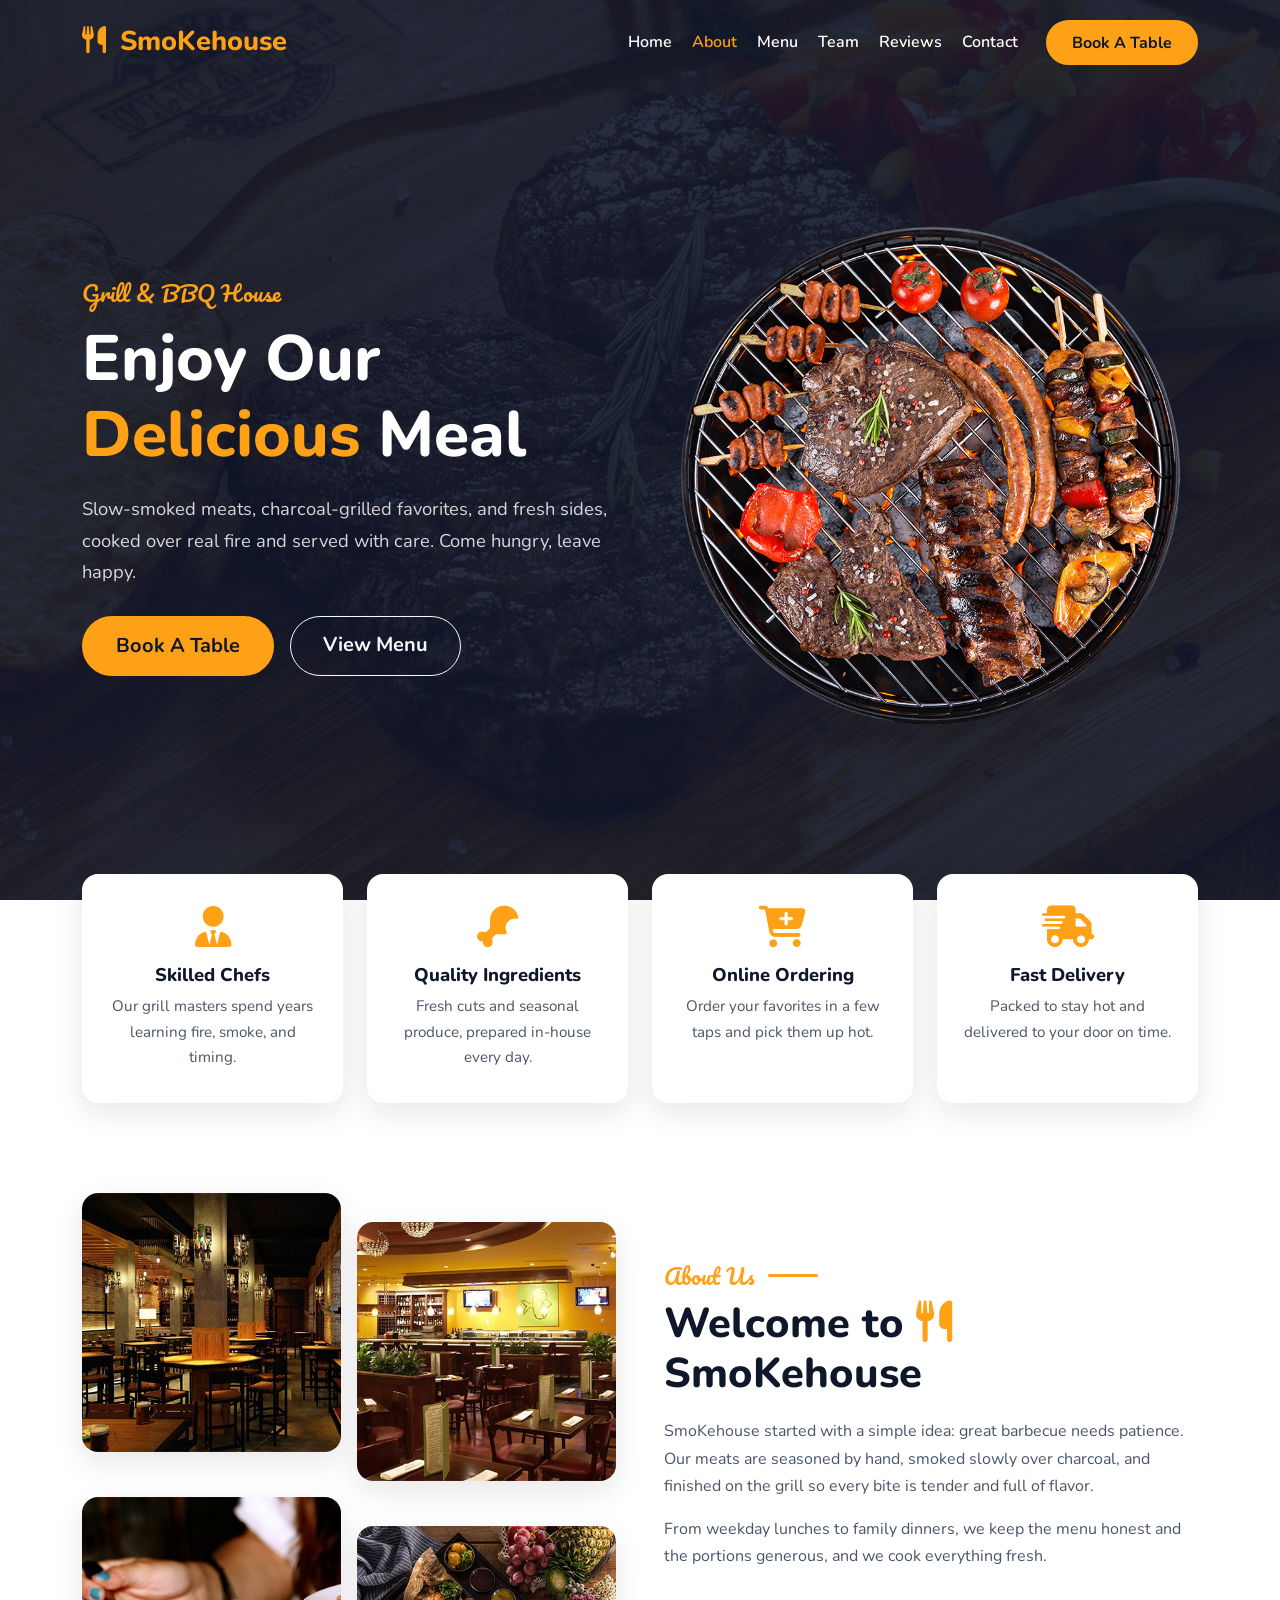
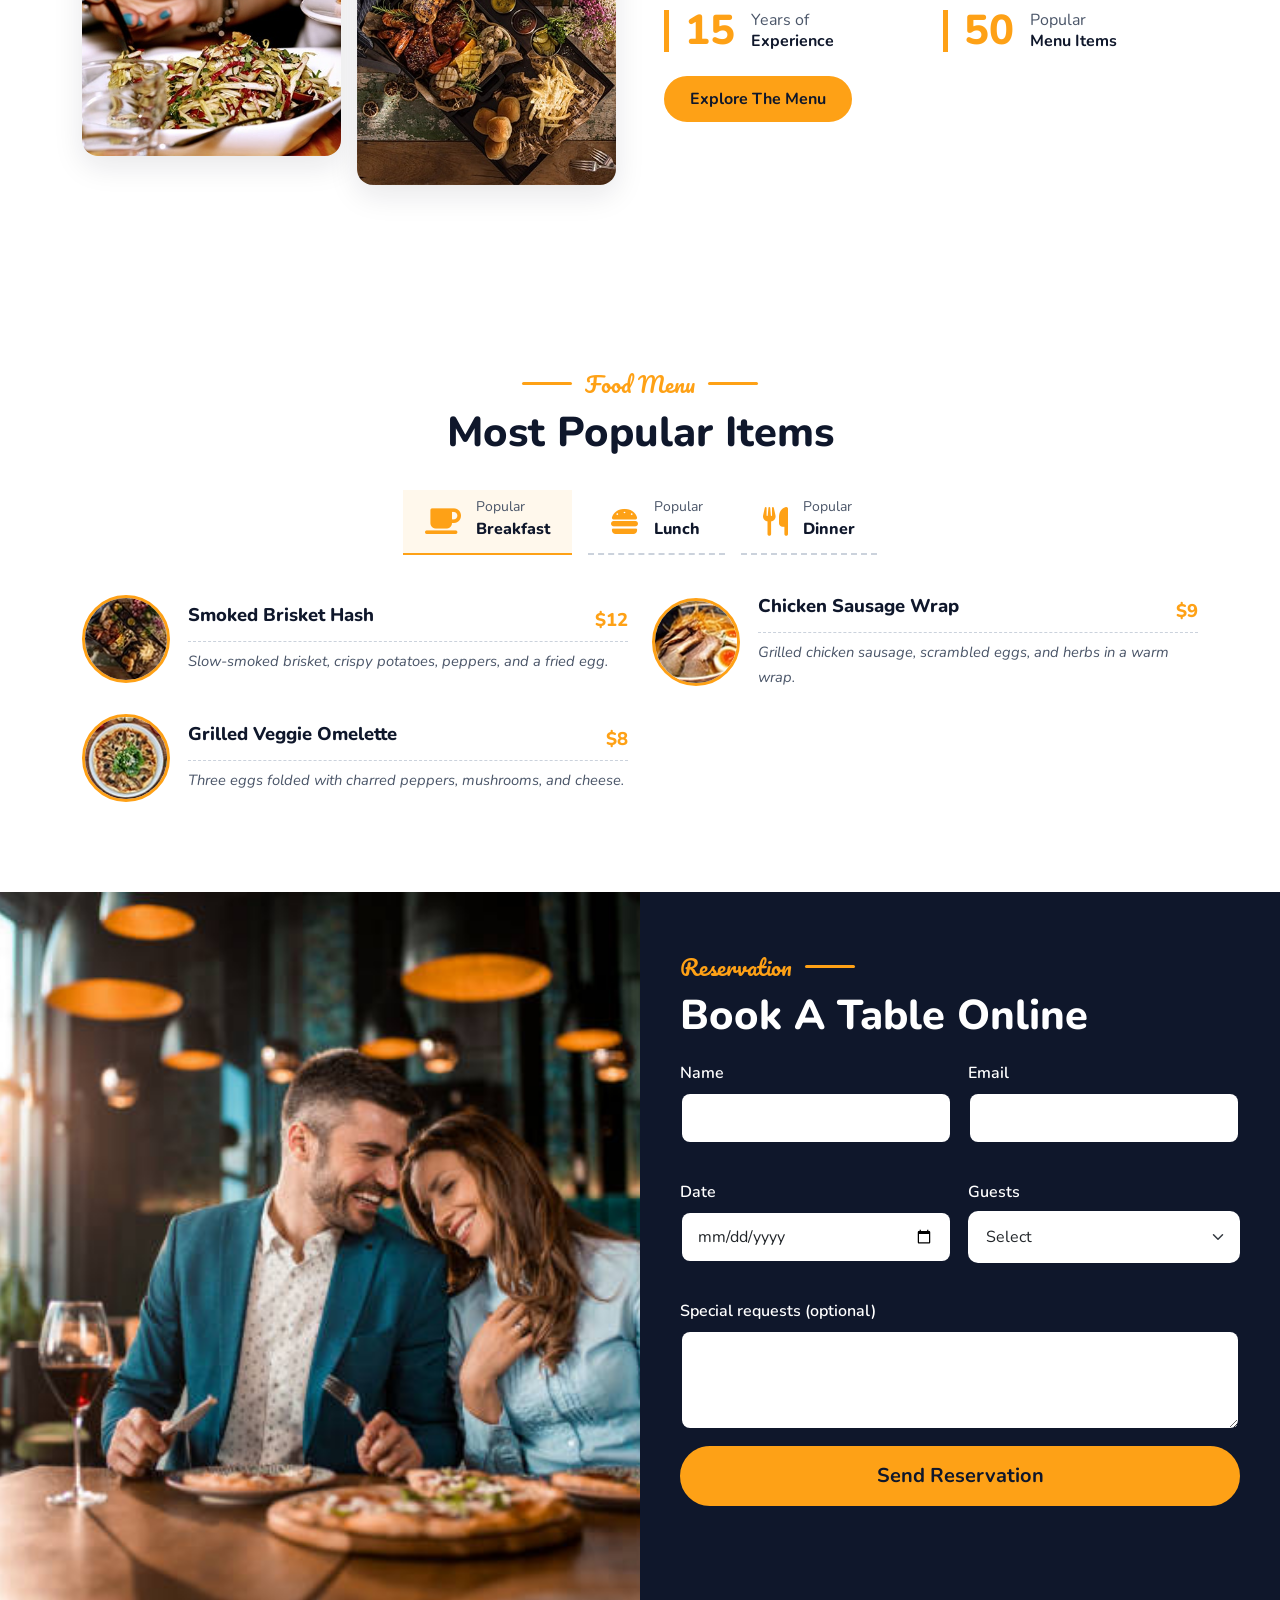
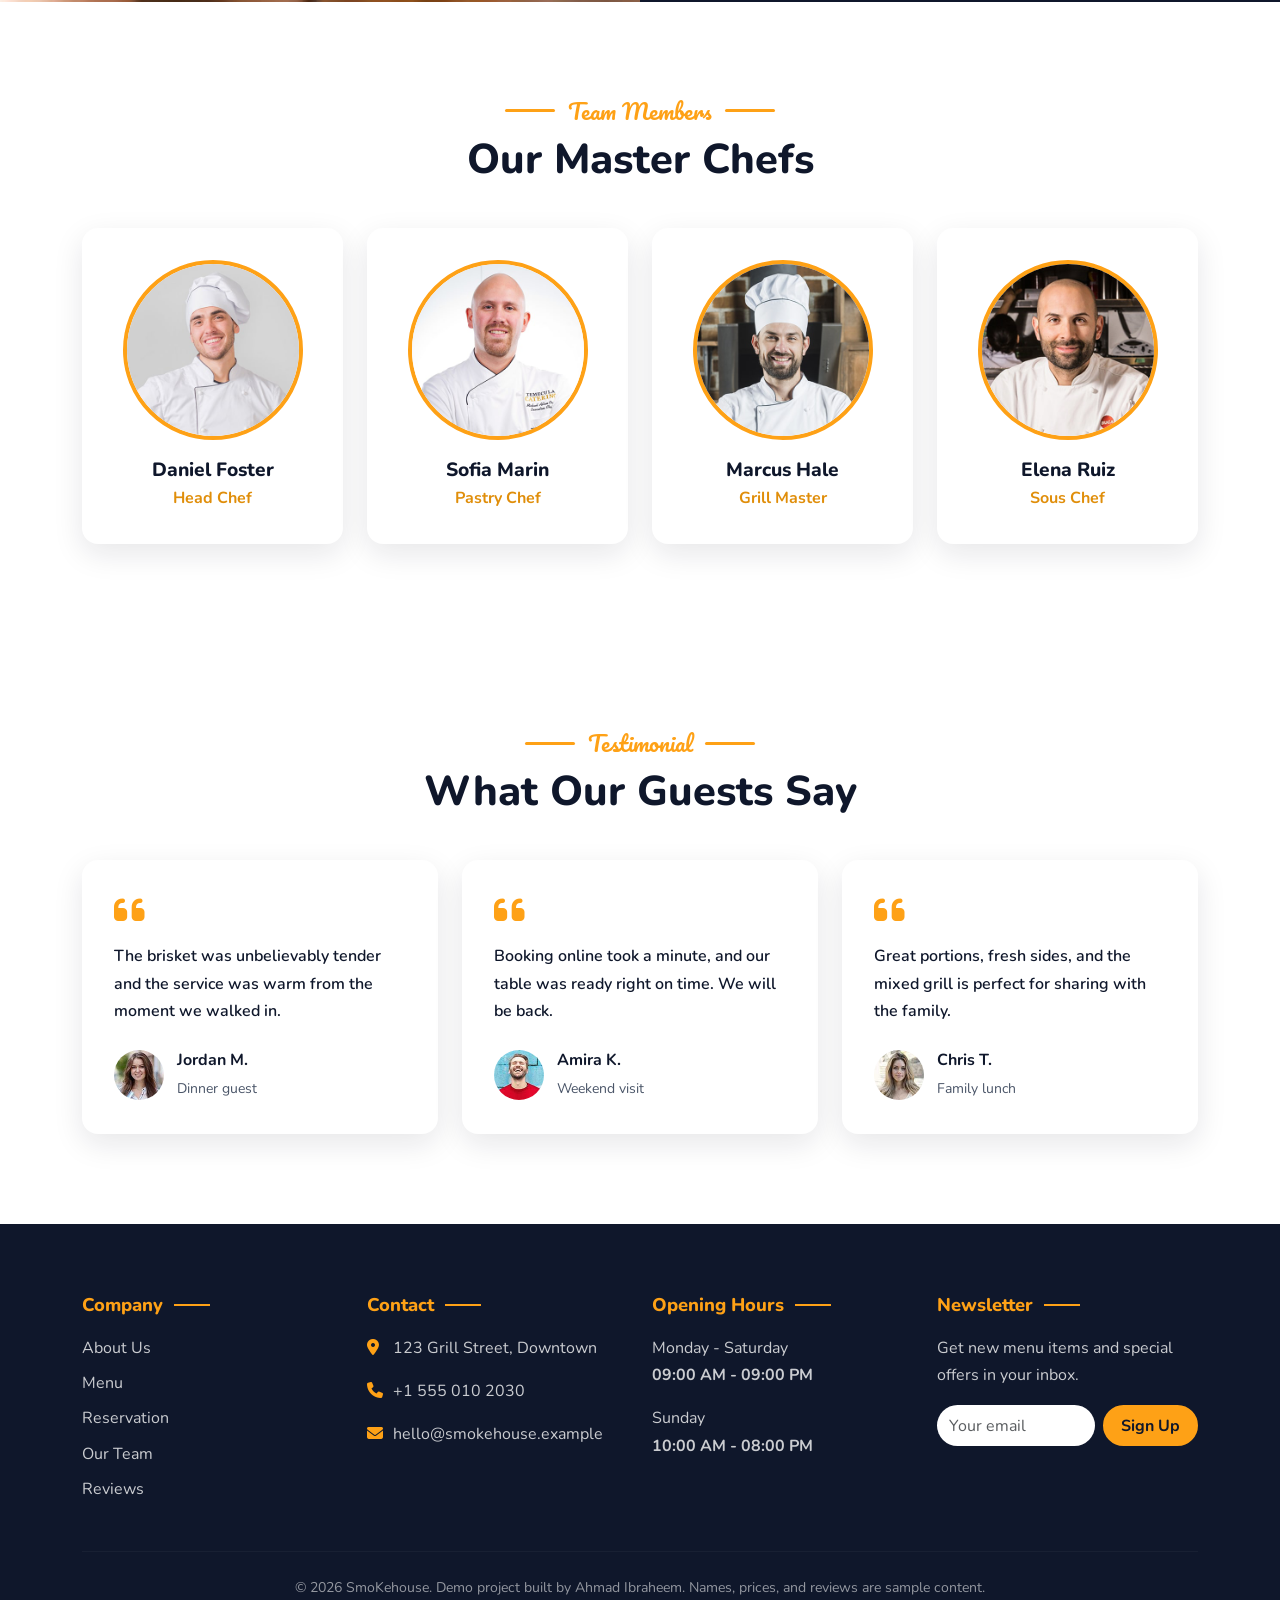
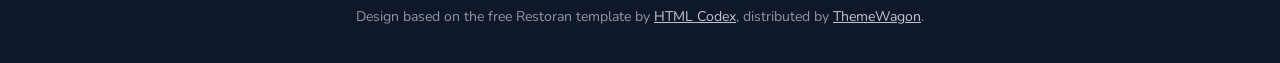
<file: index.html>
<!DOCTYPE html>
<html lang="en">

<head>
  <meta charset="UTF-8">
  <meta name="viewport" content="width=device-width, initial-scale=1">
  <title>SmoKehouse | Grill &amp; BBQ Restaurant</title>
  <meta name="description" content="SmoKehouse is a grill and BBQ restaurant serving slow-smoked meats, fresh sides, and charcoal-grilled favorites. Book a table online.">
  <meta name="theme-color" content="#0f172b">
  <link rel="icon" href="data:image/svg+xml,<svg xmlns='http://www.w3.org/2000/svg' viewBox='0 0 100 100'><text y='.9em' font-size='90'>🔥</text></svg>">

  <link rel="stylesheet" href="https://cdnjs.cloudflare.com/ajax/libs/font-awesome/6.7.2/css/all.min.css"
    integrity="sha512-Evv84Mr4kqVGRNSgIGL/F/aIDqQb7xQ2vcrdIwxfjThSH8CSR7PBEakCr51Ck+w+/U6swU2Im1vVX0SVk9ABhg=="
    crossorigin="anonymous" referrerpolicy="no-referrer" />
  <link href="https://cdn.jsdelivr.net/npm/bootstrap@5.3.5/dist/css/bootstrap.min.css" rel="stylesheet"
    integrity="sha384-SgOJa3DmI69IUzQ2PVdRZhwQ+dy64/BUtbMJw1MZ8t5HZApcHrRKUc4W0kG879m7" crossorigin="anonymous">

  <link rel="preconnect" href="https://fonts.googleapis.com">
  <link rel="preconnect" href="https://fonts.gstatic.com" crossorigin>
  <link href="https://fonts.googleapis.com/css2?family=Nunito:wght@400;600;700;800&family=Pacifico&display=swap"
    rel="stylesheet">

  <link rel="stylesheet" href="./style.css">
</head>

<body data-bs-spy="scroll" data-bs-target="#mainNav" data-bs-offset="100" tabindex="0">
  <a class="skip-link" href="#main">Skip to content</a>

  <!-- ============ NAVBAR ============ -->
  <nav id="mainNav" class="navbar fixed-top navbar-expand-lg site-nav" aria-label="Main navigation">
    <div class="container">
      <a class="navbar-brand brand" href="#home">
        <i class="fa-solid fa-utensils" aria-hidden="true"></i> SmoKehouse
      </a>
      <button class="navbar-toggler" type="button" data-bs-toggle="collapse" data-bs-target="#navbarNav"
        aria-controls="navbarNav" aria-expanded="false" aria-label="Toggle navigation">
        <span class="navbar-toggler-icon"></span>
      </button>
      <div class="collapse navbar-collapse justify-content-end" id="navbarNav">
        <ul class="navbar-nav align-items-lg-center gap-lg-1">
          <li class="nav-item"><a class="nav-link" href="#home">Home</a></li>
          <li class="nav-item"><a class="nav-link" href="#about">About</a></li>
          <li class="nav-item"><a class="nav-link" href="#menu">Menu</a></li>
          <li class="nav-item"><a class="nav-link" href="#team">Team</a></li>
          <li class="nav-item"><a class="nav-link" href="#reviews">Reviews</a></li>
          <li class="nav-item"><a class="nav-link" href="#contact">Contact</a></li>
          <li class="nav-item ms-lg-3 mt-2 mt-lg-0">
            <a class="btn btn-accent" href="#reservation">Book A Table</a>
          </li>
        </ul>
      </div>
    </div>
  </nav>

  <main id="main">

    <!-- ============ HERO ============ -->
    <header id="home" class="hero">
      <div class="container">
        <div class="row align-items-center g-5">
          <div class="col-lg-6 order-2 order-lg-1 text-center text-lg-start">
            <p class="eyebrow">Grill &amp; BBQ House</p>
            <h1 class="hero-title">Enjoy Our <span>Delicious</span> Meal</h1>
            <p class="hero-text">
              Slow-smoked meats, charcoal-grilled favorites, and fresh sides, cooked over real fire
              and served with care. Come hungry, leave happy.
            </p>
            <div class="d-flex flex-wrap gap-3 justify-content-center justify-content-lg-start">
              <a href="#reservation" class="btn btn-accent btn-lg">Book A Table</a>
              <a href="#menu" class="btn btn-outline-light btn-lg">View Menu</a>
            </div>
          </div>
          <div class="col-lg-6 order-1 order-lg-2 text-center">
            <img class="hero-plate" src="./imgs/hero.png" width="500" height="500"
              alt="Platter of grilled meats and vegetables on a round charcoal grill" fetchpriority="high">
          </div>
        </div>
      </div>
    </header>

    <!-- ============ FEATURES ============ -->
    <section class="features container" aria-label="Why choose us">
      <div class="row g-4">
        <div class="col-lg-3 col-md-6">
          <article class="feature-card">
            <i class="fa-solid fa-user-tie" aria-hidden="true"></i>
            <h2>Skilled Chefs</h2>
            <p>Our grill masters spend years learning fire, smoke, and timing.</p>
          </article>
        </div>
        <div class="col-lg-3 col-md-6">
          <article class="feature-card">
            <i class="fa-solid fa-drumstick-bite" aria-hidden="true"></i>
            <h2>Quality Ingredients</h2>
            <p>Fresh cuts and seasonal produce, prepared in-house every day.</p>
          </article>
        </div>
        <div class="col-lg-3 col-md-6">
          <article class="feature-card">
            <i class="fa-solid fa-cart-plus" aria-hidden="true"></i>
            <h2>Online Ordering</h2>
            <p>Order your favorites in a few taps and pick them up hot.</p>
          </article>
        </div>
        <div class="col-lg-3 col-md-6">
          <article class="feature-card">
            <i class="fa-solid fa-truck-fast" aria-hidden="true"></i>
            <h2>Fast Delivery</h2>
            <p>Packed to stay hot and delivered to your door on time.</p>
          </article>
        </div>
      </div>
    </section>

    <!-- ============ ABOUT ============ -->
    <section id="about" class="section container">
      <div class="row align-items-center g-5">
        <div class="col-lg-6">
          <div class="about-grid">
            <img src="./imgs/about-1.jpg" alt="Chef preparing food in the kitchen" loading="lazy" decoding="async">
            <img src="./imgs/about-2.jpg" alt="Grilled dish served at the table" loading="lazy" decoding="async">
            <img src="./imgs/about-3.jpg" alt="Fresh ingredients on a counter" loading="lazy" decoding="async">
            <img src="./imgs/about-4.jpg" alt="Restaurant dining area" loading="lazy" decoding="async">
          </div>
        </div>
        <div class="col-lg-6">
          <p class="section-label"><span>About Us</span></p>
          <h2 class="section-title">Welcome to <i class="fa-solid fa-utensils text-accent" aria-hidden="true"></i> SmoKehouse</h2>
          <p>
            SmoKehouse started with a simple idea: great barbecue needs patience. Our meats are seasoned
            by hand, smoked slowly over charcoal, and finished on the grill so every bite is tender
            and full of flavor.
          </p>
          <p>
            From weekday lunches to family dinners, we keep the menu honest and the portions generous,
            and we cook everything fresh.
          </p>
          <div class="row g-4 mt-1">
            <div class="col-sm-6">
              <div class="stat">
                <span class="stat-number">15</span>
                <span class="stat-text">Years of<strong>Experience</strong></span>
              </div>
            </div>
            <div class="col-sm-6">
              <div class="stat">
                <span class="stat-number">50</span>
                <span class="stat-text">Popular<strong>Menu Items</strong></span>
              </div>
            </div>
          </div>
          <a href="#menu" class="btn btn-accent mt-4 px-4">Explore The Menu</a>
        </div>
      </div>
    </section>

    <!-- ============ MENU ============ -->
    <section id="menu" class="section container">
      <div class="text-center">
        <p class="section-label centered"><span>Food Menu</span></p>
        <h2 class="section-title">Most Popular Items</h2>
      </div>

      <div class="menu-tabs" role="group" aria-label="Filter menu by meal">
        <button type="button" class="menu-tab is-active" data-filter="breakfast" aria-pressed="true">
          <i class="fa-solid fa-mug-saucer" aria-hidden="true"></i>
          <span><small>Popular</small>Breakfast</span>
        </button>
        <button type="button" class="menu-tab" data-filter="lunch" aria-pressed="false">
          <i class="fa-solid fa-burger" aria-hidden="true"></i>
          <span><small>Popular</small>Lunch</span>
        </button>
        <button type="button" class="menu-tab" data-filter="dinner" aria-pressed="false">
          <i class="fa-solid fa-utensils" aria-hidden="true"></i>
          <span><small>Popular</small>Dinner</span>
        </button>
      </div>

      <div class="row g-4" id="menuList">
        <!-- Breakfast -->
        <div class="col-lg-6 menu-item" data-category="breakfast">
          <article class="dish">
            <img src="./imgs/menu-1.jpg" alt="Smoked brisket hash" width="88" height="88" loading="lazy" decoding="async">
            <div class="dish-body">
              <div class="dish-head"><h3>Smoked Brisket Hash</h3><span class="price">$12</span></div>
              <p>Slow-smoked brisket, crispy potatoes, peppers, and a fried egg.</p>
            </div>
          </article>
        </div>
        <div class="col-lg-6 menu-item" data-category="breakfast">
          <article class="dish">
            <img src="./imgs/menu-2.jpg" alt="Chicken sausage wrap" width="88" height="88" loading="lazy" decoding="async">
            <div class="dish-body">
              <div class="dish-head"><h3>Chicken Sausage Wrap</h3><span class="price">$9</span></div>
              <p>Grilled chicken sausage, scrambled eggs, and herbs in a warm wrap.</p>
            </div>
          </article>
        </div>
        <div class="col-lg-6 menu-item" data-category="breakfast">
          <article class="dish">
            <img src="./imgs/menu-3.jpg" alt="Grilled veggie omelette" width="88" height="88" loading="lazy" decoding="async">
            <div class="dish-body">
              <div class="dish-head"><h3>Grilled Veggie Omelette</h3><span class="price">$8</span></div>
              <p>Three eggs folded with charred peppers, mushrooms, and cheese.</p>
            </div>
          </article>
        </div>

        <!-- Lunch -->
        <div class="col-lg-6 menu-item" data-category="lunch" hidden>
          <article class="dish">
            <img src="./imgs/menu-4.jpg" alt="Smokehouse chicken burger" width="88" height="88" loading="lazy" decoding="async">
            <div class="dish-body">
              <div class="dish-head"><h3>Smokehouse Chicken Burger</h3><span class="price">$14</span></div>
              <p>Crispy chicken, smoked sauce, pickles, and a toasted brioche bun.</p>
            </div>
          </article>
        </div>
        <div class="col-lg-6 menu-item" data-category="lunch" hidden>
          <article class="dish">
            <img src="./imgs/menu-5.jpg" alt="BBQ pulled beef sandwich" width="88" height="88" loading="lazy" decoding="async">
            <div class="dish-body">
              <div class="dish-head"><h3>BBQ Pulled Beef Sandwich</h3><span class="price">$13</span></div>
              <p>Tender pulled beef, tangy slaw, and house barbecue sauce.</p>
            </div>
          </article>
        </div>
        <div class="col-lg-6 menu-item" data-category="lunch" hidden>
          <article class="dish">
            <img src="./imgs/menu-6.jpg" alt="Grilled chicken salad" width="88" height="88" loading="lazy" decoding="async">
            <div class="dish-body">
              <div class="dish-head"><h3>Grilled Chicken Salad</h3><span class="price">$11</span></div>
              <p>Charcoal chicken over crisp greens, tomatoes, and lemon dressing.</p>
            </div>
          </article>
        </div>

        <!-- Dinner -->
        <div class="col-lg-6 menu-item" data-category="dinner" hidden>
          <article class="dish">
            <img src="./imgs/menu-7.jpg" alt="Mixed grill platter" width="88" height="88" loading="lazy" decoding="async">
            <div class="dish-body">
              <div class="dish-head"><h3>Mixed Grill Platter</h3><span class="price">$24</span></div>
              <p>Ribs, chicken, sausage, and grilled vegetables made for sharing.</p>
            </div>
          </article>
        </div>
        <div class="col-lg-6 menu-item" data-category="dinner" hidden>
          <article class="dish">
            <img src="./imgs/menu-8.jpg" alt="Charcoal ribeye steak" width="88" height="88" loading="lazy" decoding="async">
            <div class="dish-body">
              <div class="dish-head"><h3>Charcoal Ribeye Steak</h3><span class="price">$29</span></div>
              <p>Thick-cut ribeye grilled over charcoal with herb butter.</p>
            </div>
          </article>
        </div>
      </div>
    </section>

    <!-- ============ RESERVATION ============ -->
    <section id="reservation" class="reservation">
      <div class="row g-0">
        <div class="col-lg-6 reservation-img">
          <img src="./imgs/singel.jpg" alt="Table set for dinner at SmoKehouse" loading="lazy" decoding="async">
        </div>
        <div class="col-lg-6 reservation-form">
          <p class="section-label"><span>Reservation</span></p>
          <h2 class="section-title text-white">Book A Table Online</h2>

          <form id="bookingForm" novalidate>
            <div class="row g-3">
              <div class="col-sm-6">
                <label for="bName" class="form-label">Name</label>
                <input id="bName" name="name" type="text" class="form-control" autocomplete="name" required>
                <div class="field-error" id="bNameError" role="alert"></div>
              </div>
              <div class="col-sm-6">
                <label for="bEmail" class="form-label">Email</label>
                <input id="bEmail" name="email" type="email" class="form-control" autocomplete="email" required>
                <div class="field-error" id="bEmailError" role="alert"></div>
              </div>
              <div class="col-sm-6">
                <label for="bDate" class="form-label">Date</label>
                <input id="bDate" name="date" type="date" class="form-control" required>
                <div class="field-error" id="bDateError" role="alert"></div>
              </div>
              <div class="col-sm-6">
                <label for="bGuests" class="form-label">Guests</label>
                <select id="bGuests" name="guests" class="form-select" required>
                  <option value="">Select</option>
                  <option>1 - 2 people</option>
                  <option>3 - 4 people</option>
                  <option>5 - 6 people</option>
                  <option>7+ people</option>
                </select>
                <div class="field-error" id="bGuestsError" role="alert"></div>
              </div>
              <div class="col-12">
                <label for="bNotes" class="form-label">Special requests (optional)</label>
                <textarea id="bNotes" name="notes" rows="3" class="form-control"></textarea>
              </div>
              <div class="col-12 d-grid">
                <button type="submit" class="btn btn-accent btn-lg">Send Reservation</button>
              </div>
            </div>
            <p id="bookingStatus" class="form-status" role="status" aria-live="polite"></p>
          </form>
        </div>
      </div>
    </section>

    <!-- ============ TEAM ============ -->
    <section id="team" class="section container">
      <div class="text-center">
        <p class="section-label centered"><span>Team Members</span></p>
        <h2 class="section-title">Our Master Chefs</h2>
      </div>
      <div class="row g-4 mt-2">
        <div class="col-lg-3 col-md-6">
          <article class="chef">
            <div class="chef-photo"><img src="./imgs/team-1.jpg" alt="Portrait of Daniel Foster" loading="lazy" decoding="async"></div>
            <h3>Daniel Foster</h3>
            <p>Head Chef</p>
          </article>
        </div>
        <div class="col-lg-3 col-md-6">
          <article class="chef">
            <div class="chef-photo"><img src="./imgs/team-2.jpg" alt="Portrait of Sofia Marin" loading="lazy" decoding="async"></div>
            <h3>Sofia Marin</h3>
            <p>Pastry Chef</p>
          </article>
        </div>
        <div class="col-lg-3 col-md-6">
          <article class="chef">
            <div class="chef-photo"><img src="./imgs/team-3.jpg" alt="Portrait of Marcus Hale" loading="lazy" decoding="async"></div>
            <h3>Marcus Hale</h3>
            <p>Grill Master</p>
          </article>
        </div>
        <div class="col-lg-3 col-md-6">
          <article class="chef">
            <div class="chef-photo"><img src="./imgs/team-4.jpg" alt="Portrait of Elena Ruiz" loading="lazy" decoding="async"></div>
            <h3>Elena Ruiz</h3>
            <p>Sous Chef</p>
          </article>
        </div>
      </div>
    </section>

    <!-- ============ REVIEWS ============ -->
    <section id="reviews" class="section container">
      <div class="text-center">
        <p class="section-label centered"><span>Testimonial</span></p>
        <h2 class="section-title">What Our Guests Say</h2>
      </div>
      <div class="row g-4 mt-2">
        <div class="col-lg-4">
          <figure class="review">
            <i class="fa-solid fa-quote-left" aria-hidden="true"></i>
            <blockquote>The brisket was unbelievably tender and the service was warm from the moment we walked in.</blockquote>
            <figcaption>
              <img src="./imgs/testimonial-1.jpg" alt="" width="50" height="50" loading="lazy" decoding="async">
              <span><strong>Jordan M.</strong><small>Dinner guest</small></span>
            </figcaption>
          </figure>
        </div>
        <div class="col-lg-4">
          <figure class="review">
            <i class="fa-solid fa-quote-left" aria-hidden="true"></i>
            <blockquote>Booking online took a minute, and our table was ready right on time. We will be back.</blockquote>
            <figcaption>
              <img src="./imgs/testimonial-2.jpg" alt="" width="50" height="50" loading="lazy" decoding="async">
              <span><strong>Amira K.</strong><small>Weekend visit</small></span>
            </figcaption>
          </figure>
        </div>
        <div class="col-lg-4">
          <figure class="review">
            <i class="fa-solid fa-quote-left" aria-hidden="true"></i>
            <blockquote>Great portions, fresh sides, and the mixed grill is perfect for sharing with the family.</blockquote>
            <figcaption>
              <img src="./imgs/testimonial-4.jpg" alt="" width="50" height="50" loading="lazy" decoding="async">
              <span><strong>Chris T.</strong><small>Family lunch</small></span>
            </figcaption>
          </figure>
        </div>
      </div>
    </section>
  </main>

  <!-- ============ FOOTER ============ -->
  <footer id="contact" class="site-footer">
    <div class="container">
      <div class="row g-4">
        <div class="col-lg-3 col-sm-6">
          <h2>Company</h2>
          <ul class="footer-links">
            <li><a href="#about">About Us</a></li>
            <li><a href="#menu">Menu</a></li>
            <li><a href="#reservation">Reservation</a></li>
            <li><a href="#team">Our Team</a></li>
            <li><a href="#reviews">Reviews</a></li>
          </ul>
        </div>
        <div class="col-lg-3 col-sm-6">
          <h2>Contact</h2>
          <address>
            <p><i class="fa-solid fa-location-dot" aria-hidden="true"></i> 123 Grill Street, Downtown</p>
            <p><i class="fa-solid fa-phone" aria-hidden="true"></i> <a href="tel:+15550102030">+1 555 010 2030</a></p>
            <p><i class="fa-solid fa-envelope" aria-hidden="true"></i> <a href="mailto:hello@smokehouse.example">hello@smokehouse.example</a></p>
          </address>
        </div>
        <div class="col-lg-3 col-sm-6">
          <h2>Opening Hours</h2>
          <p>Monday - Saturday<br><strong>09:00 AM - 09:00 PM</strong></p>
          <p>Sunday<br><strong>10:00 AM - 08:00 PM</strong></p>
        </div>
        <div class="col-lg-3 col-sm-6">
          <h2>Newsletter</h2>
          <p>Get new menu items and special offers in your inbox.</p>
          <form id="newsletterForm" class="newsletter" novalidate>
            <label for="nlEmail" class="visually-hidden">Email address</label>
            <input id="nlEmail" type="email" class="form-control" placeholder="Your email" autocomplete="email" required>
            <button type="submit" class="btn btn-accent">Sign Up</button>
          </form>
          <p id="newsletterStatus" class="form-status" role="status" aria-live="polite"></p>
        </div>
      </div>

      <hr>
      <div class="footer-bottom">
        <p>&copy; <span id="year">2026</span> SmoKehouse. Demo project built by Ahmad Ibraheem. Names, prices, and reviews are sample content.</p>
        <p>Design based on the free Restoran template by <a href="https://htmlcodex.com" target="_blank" rel="noopener noreferrer">HTML Codex</a>, distributed by <a href="https://themewagon.com" target="_blank" rel="noopener noreferrer">ThemeWagon</a>.</p>
      </div>
    </div>
  </footer>

  <script src="https://cdn.jsdelivr.net/npm/bootstrap@5.3.5/dist/js/bootstrap.bundle.min.js"
    integrity="sha384-k6d4wzSIapyDyv1kpU366/PK5hCdSbCRGRCMv+eplOQJWyd1fbcAu9OCUj5zNLiq"
    crossorigin="anonymous"></script>

  <script>
    (function () {
      // Footer year
      document.getElementById("year").textContent = new Date().getFullYear();

      // Navbar background after scrolling
      var nav = document.getElementById("mainNav");
      function onScroll() { nav.classList.toggle("scrolled", window.scrollY > 40); }
      onScroll();
      window.addEventListener("scroll", onScroll, { passive: true });

      // Close the mobile menu after choosing a link
      var collapseEl = document.getElementById("navbarNav");
      document.querySelectorAll("#navbarNav a").forEach(function (link) {
        link.addEventListener("click", function () {
          if (collapseEl.classList.contains("show")) {
            bootstrap.Collapse.getOrCreateInstance(collapseEl).hide();
          }
        });
      });

      // Menu filter (Breakfast / Lunch / Dinner)
      var tabs = document.querySelectorAll(".menu-tab");
      var items = document.querySelectorAll(".menu-item");
      tabs.forEach(function (tab) {
        tab.addEventListener("click", function () {
          var filter = tab.dataset.filter;
          tabs.forEach(function (t) {
            var on = t === tab;
            t.classList.toggle("is-active", on);
            t.setAttribute("aria-pressed", on ? "true" : "false");
          });
          items.forEach(function (item) { item.hidden = item.dataset.category !== filter; });
        });
      });

      // Booking date cannot be in the past
      var dateInput = document.getElementById("bDate");
      dateInput.min = new Date().toISOString().split("T")[0];

      // Reservation form (front-end demo: validates and confirms, no server)
      var form = document.getElementById("bookingForm");
      var status = document.getElementById("bookingStatus");
      var rules = [
        { id: "bName", error: "bNameError", message: "Please enter your name." },
        { id: "bEmail", error: "bEmailError", message: "Please enter a valid email address.", email: true },
        { id: "bDate", error: "bDateError", message: "Please choose a date." },
        { id: "bGuests", error: "bGuestsError", message: "Please select the number of guests." }
      ];
      var emailPattern = /^[^\s@]+@[^\s@]+\.[^\s@]+$/;

      form.addEventListener("submit", function (e) {
        e.preventDefault();
        var valid = true;
        status.textContent = "";
        status.className = "form-status";
        rules.forEach(function (rule) {
          var input = document.getElementById(rule.id);
          var err = document.getElementById(rule.error);
          var value = input.value.trim();
          var ok = value !== "" && (!rule.email || emailPattern.test(value));
          err.textContent = ok ? "" : rule.message;
          input.setAttribute("aria-invalid", ok ? "false" : "true");
          if (!ok) valid = false;
        });
        if (!valid) return;
        form.reset();
        status.className = "form-status success";
        status.textContent = "Thank you! Your reservation request was received. We will confirm by email.";
      });

      // Newsletter form
      var nlForm = document.getElementById("newsletterForm");
      var nlStatus = document.getElementById("newsletterStatus");
      nlForm.addEventListener("submit", function (e) {
        e.preventDefault();
        var input = document.getElementById("nlEmail");
        if (!emailPattern.test(input.value.trim())) {
          nlStatus.className = "form-status error";
          nlStatus.textContent = "Please enter a valid email address.";
          return;
        }
        nlForm.reset();
        nlStatus.className = "form-status success";
        nlStatus.textContent = "You're subscribed. Thank you!";
      });
    })();
  </script>
</body>

</html>
</file>
<file: style.css>
/* ==========================================================
   SmoKehouse - restaurant landing page
   ========================================================== */

:root {
  --navy: #0f172b;
  --navy-soft: #1a2440;
  --accent: #fea116;
  --accent-dark: #e08e0a;
  --text: #4a5568;
  --heading: #0f172b;
  --light: #f8f9fb;
  --radius: 16px;
  --shadow: 0 10px 30px rgba(15, 23, 43, 0.1);
}

/* ---------- base ---------- */
html {
  scroll-behavior: smooth;
}

body {
  font-family: "Nunito", system-ui, sans-serif;
  color: var(--text);
  line-height: 1.7;
  background: #fff;
  overflow-x: hidden;
}

section[id],
footer[id] {
  scroll-margin-top: 80px;
}

h1, h2, h3 {
  color: var(--heading);
  font-weight: 800;
  line-height: 1.2;
}

img {
  max-width: 100%;
}

.text-accent {
  color: var(--accent) !important;
}

:focus-visible {
  outline: 3px solid var(--accent);
  outline-offset: 3px;
}

.skip-link {
  position: absolute;
  left: 1rem;
  top: -4rem;
  z-index: 2000;
  background: var(--accent);
  color: var(--navy);
  padding: 0.6rem 1rem;
  border-radius: 8px;
  font-weight: 700;
  transition: top 0.2s;
}

.skip-link:focus {
  top: 1rem;
}

/* ---------- buttons ---------- */
.btn-accent {
  background: var(--accent);
  border: 2px solid var(--accent);
  color: var(--navy);
  font-weight: 700;
  border-radius: 999px;
  padding: 0.55rem 1.5rem;
  transition: background 0.2s, transform 0.2s, box-shadow 0.2s;
}

.btn-accent:hover,
.btn-accent:focus {
  background: var(--accent-dark);
  border-color: var(--accent-dark);
  color: var(--navy);
  transform: translateY(-2px);
  box-shadow: 0 8px 20px rgba(254, 161, 22, 0.35);
}

.btn-outline-light {
  border-radius: 999px;
  font-weight: 700;
}

.btn-outline-light:hover {
  color: var(--navy);
}

.btn-lg {
  padding: 0.8rem 2rem;
}

/* ---------- navbar ---------- */
.site-nav {
  padding: 0.9rem 0;
  transition: background 0.3s, padding 0.3s, box-shadow 0.3s;
}

.site-nav.scrolled,
.site-nav:has(.navbar-collapse.show) {
  background: rgba(15, 23, 43, 0.96);
  backdrop-filter: blur(10px);
  padding: 0.55rem 0;
  box-shadow: 0 4px 20px rgba(0, 0, 0, 0.25);
}

.brand {
  font-size: 1.7rem;
  font-weight: 800;
  color: var(--accent);
}

.brand:hover {
  color: var(--accent);
}

.brand i {
  margin-right: 0.35rem;
}

.site-nav .nav-link {
  color: #fff;
  font-weight: 600;
  padding: 0.5rem 0.9rem;
}

.site-nav .nav-link:hover,
.site-nav .nav-link.active {
  color: var(--accent);
}

.navbar-toggler {
  background: #fff;
  border: 0;
}

/* ---------- hero ---------- */
.hero {
  min-height: 100vh;
  display: flex;
  align-items: center;
  padding: 120px 0 70px;
  background:
    linear-gradient(rgba(15, 23, 43, 0.9), rgba(15, 23, 43, 0.9)),
    url("./imgs/bg-hero.jpg") center / cover no-repeat;
}

.eyebrow {
  font-family: "Pacifico", cursive;
  color: var(--accent);
  font-size: 1.4rem;
  margin-bottom: 0.5rem;
}

.hero-title {
  color: #fff;
  font-size: clamp(2.3rem, 5vw, 4rem);
  margin-bottom: 1.2rem;
}

.hero-title span {
  color: var(--accent);
}

.hero-text {
  color: rgba(255, 255, 255, 0.82);
  font-size: 1.15rem;
  max-width: 34rem;
  margin: 0 auto 1.8rem;
}

@media (min-width: 992px) {
  .hero-text {
    margin-left: 0;
  }
}

.hero-plate {
  width: min(100%, 500px);
  height: auto;
  animation: spin 50s linear infinite;
}

@keyframes spin {
  to {
    transform: rotate(360deg);
  }
}

/* ---------- features ---------- */
.features {
  margin-top: -50px;
  position: relative;
  z-index: 2;
}

.feature-card {
  height: 100%;
  text-align: center;
  background: #fff;
  border-radius: var(--radius);
  padding: 2rem 1.5rem;
  box-shadow: var(--shadow);
  transition: transform 0.25s, background 0.25s;
}

.feature-card i {
  font-size: 2.6rem;
  color: var(--accent);
  margin-bottom: 1rem;
  transition: color 0.25s;
}

.feature-card h2 {
  font-size: 1.15rem;
  margin-bottom: 0.5rem;
}

.feature-card p {
  margin: 0;
  font-size: 0.95rem;
}

.feature-card:hover {
  transform: translateY(-6px);
  background: var(--accent);
}

.feature-card:hover i,
.feature-card:hover h2,
.feature-card:hover p {
  color: var(--navy);
}

/* ---------- sections ---------- */
.section {
  padding: 90px 12px;
}

.section-label {
  display: inline-flex;
  align-items: center;
  gap: 0.8rem;
  font-family: "Pacifico", cursive;
  font-size: 1.4rem;
  color: var(--accent);
  margin-bottom: 0.3rem;
}

.section-label::after,
.section-label.centered::before {
  content: "";
  width: 50px;
  height: 3px;
  background: var(--accent);
  border-radius: 3px;
}

.section-title {
  font-size: clamp(1.8rem, 3.5vw, 2.6rem);
  margin-bottom: 1.2rem;
}

/* ---------- about ---------- */
.about-grid {
  display: grid;
  grid-template-columns: 1fr 1fr;
  gap: 1rem;
}

.about-grid img {
  width: 100%;
  aspect-ratio: 1 / 1;
  object-fit: cover;
  border-radius: var(--radius);
  box-shadow: var(--shadow);
}

.about-grid img:nth-child(even) {
  margin-top: 1.8rem;
}

.stat {
  display: flex;
  align-items: center;
  gap: 1rem;
  border-left: 5px solid var(--accent);
  padding-left: 1rem;
}

.stat-number {
  font-size: 2.6rem;
  font-weight: 800;
  color: var(--accent);
  line-height: 1;
}

.stat-text {
  display: block;
  line-height: 1.3;
}

.stat-text strong {
  display: block;
  color: var(--heading);
}

/* ---------- menu ---------- */
.menu-tabs {
  display: flex;
  flex-wrap: wrap;
  justify-content: center;
  gap: 1rem;
  margin: 2rem 0 2.5rem;
}

.menu-tab {
  display: flex;
  align-items: center;
  gap: 0.9rem;
  background: none;
  border: 0;
  border-bottom: 2px dashed #cbd2dc;
  padding: 0.6rem 1.4rem;
  color: var(--heading);
  font-weight: 800;
  text-align: left;
  transition: border-color 0.2s, background 0.2s;
}

.menu-tab i {
  font-size: 1.8rem;
  color: var(--accent);
}

.menu-tab small {
  display: block;
  font-weight: 400;
  color: var(--text);
  line-height: 1.2;
}

.menu-tab:hover,
.menu-tab.is-active {
  border-bottom: 2px solid var(--accent);
  background: rgba(254, 161, 22, 0.08);
}

.dish {
  display: flex;
  gap: 1.1rem;
  align-items: center;
}

.dish img {
  width: 88px;
  height: 88px;
  object-fit: cover;
  border-radius: 50%;
  border: 3px solid var(--accent);
  flex-shrink: 0;
}

.dish-body {
  flex: 1;
}

.dish-head {
  display: flex;
  justify-content: space-between;
  gap: 1rem;
  border-bottom: 1px dashed #cbd2dc;
  padding-bottom: 0.4rem;
  margin-bottom: 0.4rem;
}

.dish-head h3 {
  font-size: 1.15rem;
  margin: 0;
}

.price {
  color: var(--accent);
  font-weight: 800;
  font-size: 1.15rem;
}

.dish p {
  margin: 0;
  font-size: 0.92rem;
  font-style: italic;
}

/* ---------- reservation ---------- */
.reservation {
  background: var(--navy);
  overflow: hidden;
}

.reservation-img {
  min-height: 320px;
}

.reservation-img img {
  width: 100%;
  height: 100%;
  object-fit: cover;
  display: block;
}

.reservation-form {
  padding: 3.5rem 2.5rem;
}

.reservation-form .form-label {
  color: #fff;
  font-weight: 600;
  margin-bottom: 0.3rem;
}

.reservation-form .form-control,
.reservation-form .form-select {
  border-radius: 10px;
  padding: 0.75rem 1rem;
  border: 2px solid transparent;
}

.reservation-form .form-control:focus,
.reservation-form .form-select:focus {
  border-color: var(--accent);
  box-shadow: none;
}

.reservation-form [aria-invalid="true"] {
  border-color: #ff6b6b;
}

.field-error {
  color: #ff9b9b;
  font-size: 0.85rem;
  min-height: 1.2rem;
}

.form-status {
  margin: 1rem 0 0;
  font-weight: 600;
  min-height: 1.5rem;
}

.form-status.success {
  color: #6ee7a8;
}

.form-status.error {
  color: #ff9b9b;
}

/* ---------- team ---------- */
.chef {
  text-align: center;
  background: #fff;
  border-radius: var(--radius);
  padding: 2rem 1rem;
  box-shadow: var(--shadow);
  height: 100%;
  transition: transform 0.25s;
}

.chef:hover {
  transform: translateY(-6px);
}

.chef-photo {
  width: 180px;
  height: 180px;
  margin: 0 auto 1.2rem;
  border-radius: 50%;
  overflow: hidden;
  border: 4px solid var(--accent);
}

.chef-photo img {
  width: 100%;
  height: 100%;
  object-fit: cover;
  transition: transform 0.5s;
}

.chef:hover .chef-photo img {
  transform: scale(1.1);
}

.chef h3 {
  font-size: 1.2rem;
  margin-bottom: 0.2rem;
}

.chef p {
  margin: 0;
  color: var(--accent-dark);
  font-weight: 700;
}

/* ---------- reviews ---------- */
.review {
  height: 100%;
  margin: 0;
  background: #fff;
  border-radius: var(--radius);
  padding: 2rem;
  box-shadow: var(--shadow);
  display: flex;
  flex-direction: column;
}

.review > i {
  font-size: 2.2rem;
  color: var(--accent);
  margin-bottom: 1rem;
}

.review blockquote {
  flex: 1;
  margin: 0 0 1.4rem;
  font-weight: 600;
  color: var(--heading);
}

.review figcaption {
  display: flex;
  align-items: center;
  gap: 0.8rem;
}

.review figcaption img {
  width: 50px;
  height: 50px;
  border-radius: 50%;
  object-fit: cover;
}

.review figcaption strong {
  display: block;
  color: var(--heading);
}

.review figcaption small {
  color: var(--text);
}

/* ---------- footer ---------- */
.site-footer {
  background: var(--navy);
  color: rgba(255, 255, 255, 0.78);
  padding: 70px 0 30px;
}

.site-footer h2 {
  color: var(--accent);
  font-size: 1.15rem;
  margin-bottom: 1.2rem;
  display: flex;
  align-items: center;
  gap: 0.7rem;
}

.site-footer h2::after {
  content: "";
  width: 36px;
  height: 2px;
  background: var(--accent);
}

.site-footer a {
  color: rgba(255, 255, 255, 0.78);
  text-decoration: none;
  transition: color 0.2s;
}

.site-footer a:hover {
  color: var(--accent);
}

.site-footer address {
  margin: 0;
}

.site-footer address i {
  color: var(--accent);
  width: 1.4rem;
}

.footer-links {
  list-style: none;
  padding: 0;
  margin: 0;
}

.footer-links li {
  margin-bottom: 0.5rem;
}

.newsletter {
  display: flex;
  gap: 0.5rem;
}

.newsletter .form-control {
  border-radius: 999px;
  border: 0;
  min-width: 0;
}

.newsletter .btn {
  padding: 0.4rem 1rem;
  white-space: nowrap;
}

.site-footer hr {
  border-color: rgba(255, 255, 255, 0.15);
  margin: 2.5rem 0 1.5rem;
}

.footer-bottom {
  text-align: center;
  font-size: 0.88rem;
  color: rgba(255, 255, 255, 0.55);
}

.footer-bottom p {
  margin-bottom: 0.3rem;
}

.footer-bottom a {
  color: rgba(255, 255, 255, 0.75);
  text-decoration: underline;
}

/* ---------- responsive ---------- */
@media (max-width: 991.98px) {
  .site-nav {
    background: rgba(15, 23, 43, 0.96);
  }

  .hero {
    padding-top: 100px;
    min-height: auto;
  }

  .section {
    padding: 70px 12px;
  }

  .reservation-form {
    padding: 2.5rem 1.5rem;
  }

  .features {
    margin-top: -30px;
  }
}

@media (max-width: 575.98px) {
  .brand {
    font-size: 1.4rem;
  }

  .dish img {
    width: 72px;
    height: 72px;
  }

  .menu-tab {
    padding: 0.5rem 0.9rem;
  }

  .newsletter {
    flex-direction: column;
  }
}

@media (prefers-reduced-motion: reduce) {
  html {
    scroll-behavior: auto;
  }

  .hero-plate {
    animation: none;
  }

  *,
  *::before,
  *::after {
    transition-duration: 0.01ms !important;
  }
}
</file>
